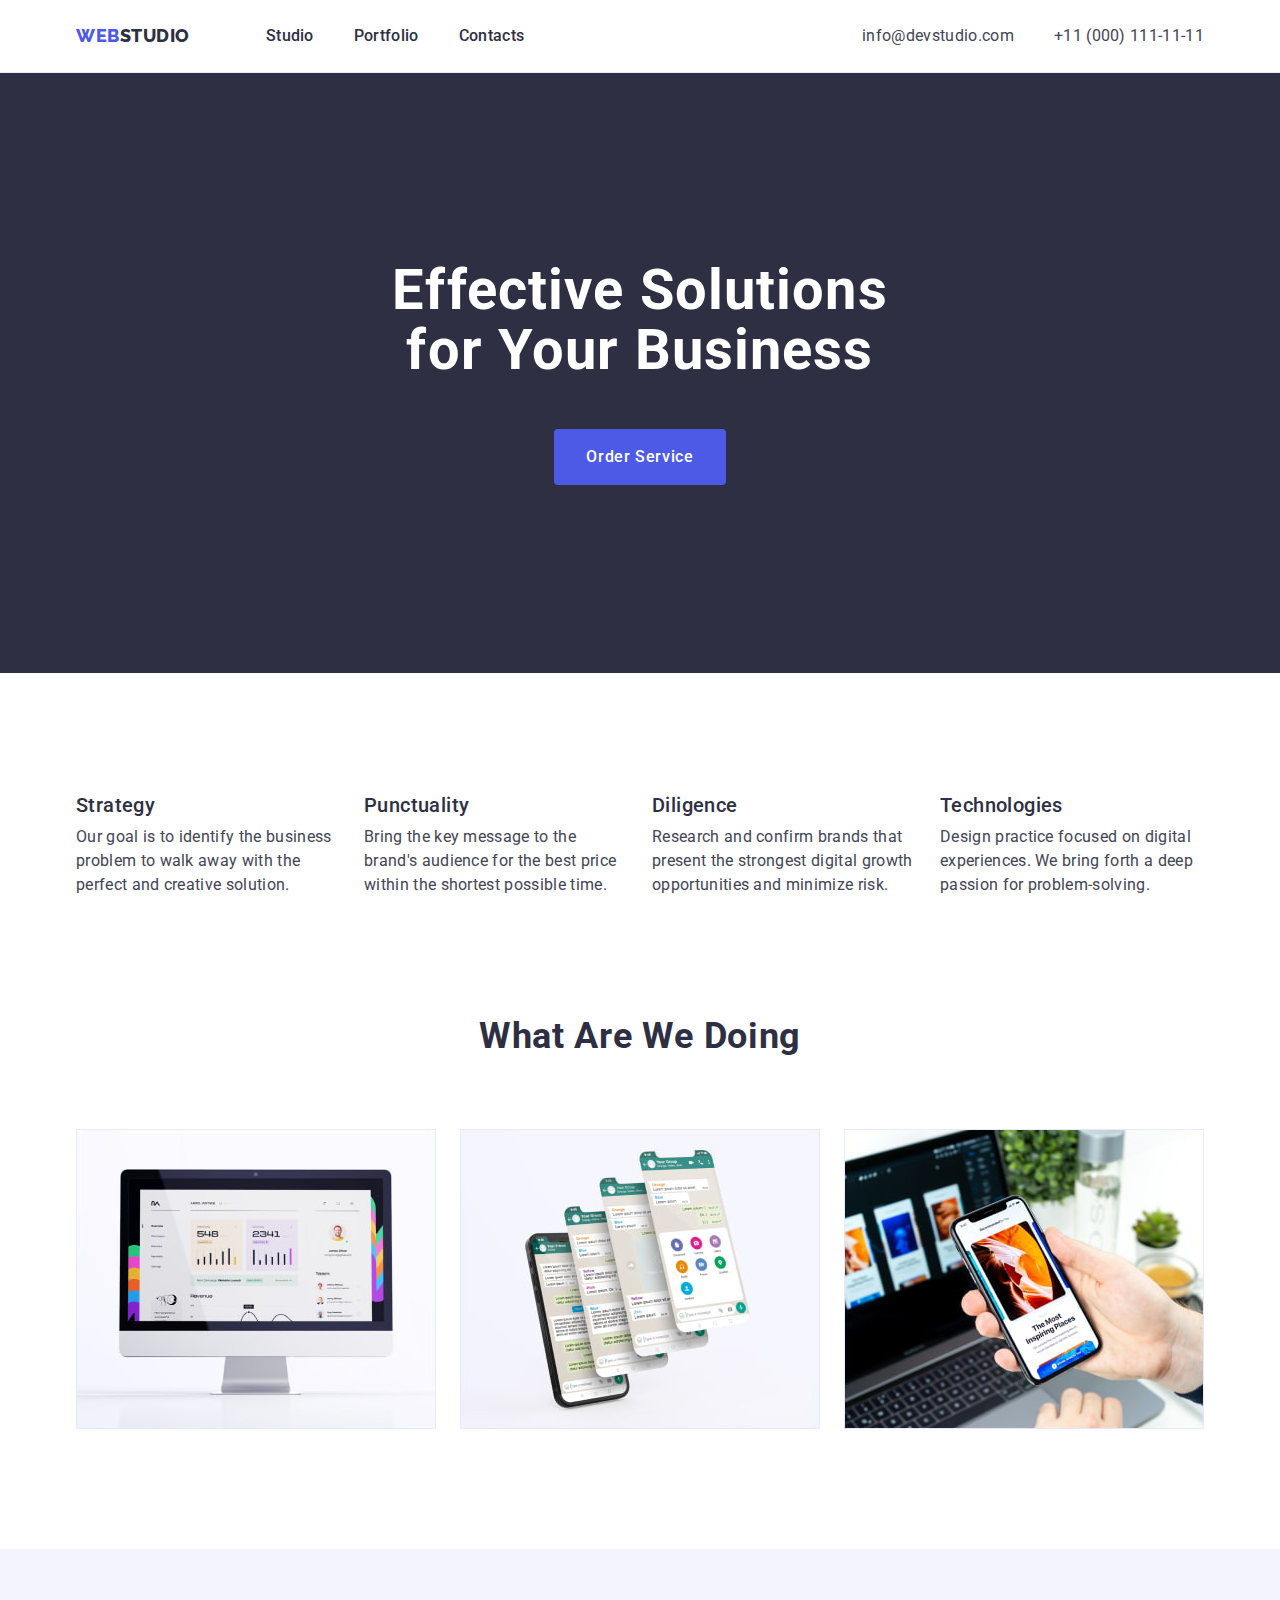
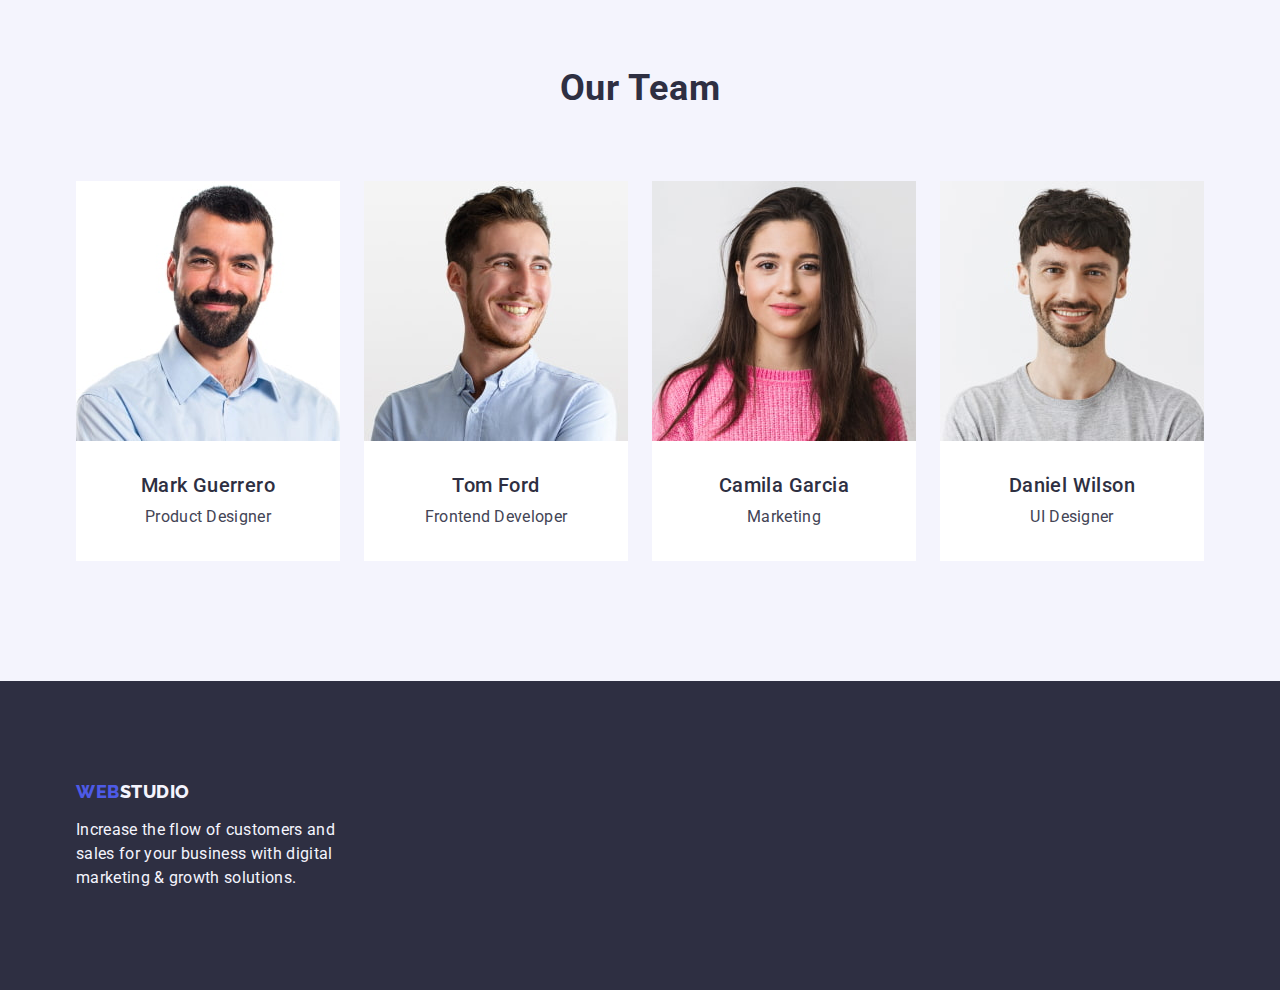
<file: index.html>
<!DOCTYPE html>
<html lang="en">
  <head>
    <meta charset="UTF-8" />
    <meta http-equiv="X-UA-Compatible" content="IE=edge" />
    <meta name="viewport" content="width=device-width, initial-scale=1.0" />
    <title>Document</title>
    <link rel="preconnect" href="https://fonts.googleapis.com" />
    <link rel="preconnect" href="https://fonts.gstatic.com" crossorigin />

    <link
      href="https://fonts.googleapis.com/css2?family=Raleway:wght@800&family=Roboto:wght@400;500;700;900&display=swap"
      rel="stylesheet"
    />
    <link
      rel="stylesheet"
      href="https://cdn.jsdelivr.net/npm/modern-normalize@1.1.0/modern-normalize.min.css"
    />

    <link rel="stylesheet" href="./css/styles.css" />
  </head>
  <body>
    <!-- HEADER -->

    <header class="header-border">
      <div class="container page-header">
        <nav class="logo-nav">
          <a href="./index.html" class="logo link"
            >Web<span class="logo-name">Studio</span></a
          >
          <ul class="main-nav list">
            <li class="main-nav-item">
              <a href="./index.html" class="main-nav-link link">Studio</a>
            </li>
            <li class="main-nav-item">
              <a href="./portfolio.html" class="main-nav-link link"
                >Portfolio</a
              >
            </li>
            <li class="main-nav-item">
              <a href="" class="main-nav-link link">Contacts</a>
            </li>
          </ul>
        </nav>
        <address class="address">
          <ul class="contacts list">
            <li class="contact-item">
              <a href="mailto:info@devstudio.com" class="contact-link link"
                >info@devstudio.com</a
              >
            </li>
            <li class="contact-item">
              <a href="tel:+110001111111" class="contact-link link"
                >+11 (000) 111-11-11</a
              >
            </li>
          </ul>
        </address>
      </div>
    </header>

    <!-- UNIQUE SECTION-->
    <main>
      <!-- HERO SECTION -->

      <section class="hero-section">
        <div class="container hero-content">
          <h1 class="hero-title">Effective Solutions for Your Business</h1>

          <button type="button" class="btn hero-button">Order Service</button>
        </div>
      </section>

      <!-- ADVANTAGES -->

      <section class="section">
        <div class="container">
          <h2 hidden class="title">Our advantages</h2>
          <ul class="advant-list list">
            <li class="advant-list-item">
              <h3 class="subtitle">Strategy</h3>
              <p class="text">
                Our goal is to identify the business problem to walk away with
                the perfect and creative solution.
              </p>
            </li>
            <li class="advant-list-item">
              <h3 class="subtitle">Punctuality</h3>
              <p class="text">
                Bring the key message to the brand's audience for the best price
                within the shortest possible time.
              </p>
            </li>
            <li class="advant-list-item">
              <h3 class="subtitle">Diligence</h3>
              <p class="text">
                Research and confirm brands that present the strongest digital
                growth opportunities and minimize risk.
              </p>
            </li>
            <li class="advant-list-item">
              <h3 class="subtitle">Technologies</h3>
              <p class="text">
                Design practice focused on digital experiences. We bring forth a
                deep passion for problem-solving.
              </p>
            </li>
          </ul>
        </div>
      </section>

      <!--  WHAT ARE WE DOING-->

      <section class="task-section section">
        <div class="container">
          <h2 class="section-title">What are we doing</h2>
          <ul class="task-list list">
            <li class="task-list-item">
              <img
                src="./images/our-task/img-1.jpg"
                alt="computer screen"
                width="360"
                height="300"
              />
            </li>
            <li class="task-list-item">
              <img
                src="./images/our-task/img-2.jpg"
                alt="phone with different screenshots"
                width="360"
                height="300"
              />
            </li>
            <li class="task-list-item">
              <img
                src="./images/our-task/img-3.jpg"
                alt="computer and phone"
                width="360"
                height="300"
              />
            </li>
          </ul>
        </div>
      </section>

      <!-- OUR TEAM-->

      <section class="team-section section">
        <div class="container">
          <h2 class="section-title">Our Team</h2>
          <ul class="team-list list">
            <li class="worker">
              <img
                src="./images/our-team/mark-guerrero.jpg"
                alt="Product Designer Mark Guerrero"
                width="264"
                height="260"
              />
              <div class="worker-card">
                <h3 class="subtitle">Mark Guerrero</h3>
                <p class="text">Product Designer</p>
              </div>
            </li>
            <li class="worker">
              <img
                src="./images/our-team/tom-ford.jpg"
                alt="Frontend Developer Tom Ford"
                width="264"
                height="260"
              />
              <div class="worker-card">
                <h3 class="subtitle">Tom Ford</h3>
                <p class="text">Frontend Developer</p>
              </div>
            </li>
            <li class="worker">
              <img
                src="./images/our-team/camila-garcia.jpg"
                alt="Marketing Camila Garcia"
                width="264"
                height="260"
              />
              <div class="worker-card">
                <h3 class="subtitle">Camila Garcia</h3>
                <p class="text">Marketing</p>
              </div>
            </li>
            <li class="worker">
              <img
                src="./images/our-team/daniel-wilson.jpg"
                alt="UI Designer Daniel Wilson"
                width="264"
                height="260"
              />
              <div class="worker-card">
                <h3 class="subtitle">Daniel Wilson</h3>
                <p class="text">UI Designer</p>
              </div>
            </li>
          </ul>
        </div>
      </section>
    </main>

    <!-- FOOTER -->

    <footer class="footer">
      <div class="container">
        <a href="./index.html" class="logo link logo-footer"
          >Web<span class="logo-name-footer">Studio</span></a
        >
        <p class="logo-slogan">
          Increase the flow of customers and sales for your business with
          digital marketing & growth solutions.
        </p>
      </div>
    </footer>
  </body>
</html>
</file>
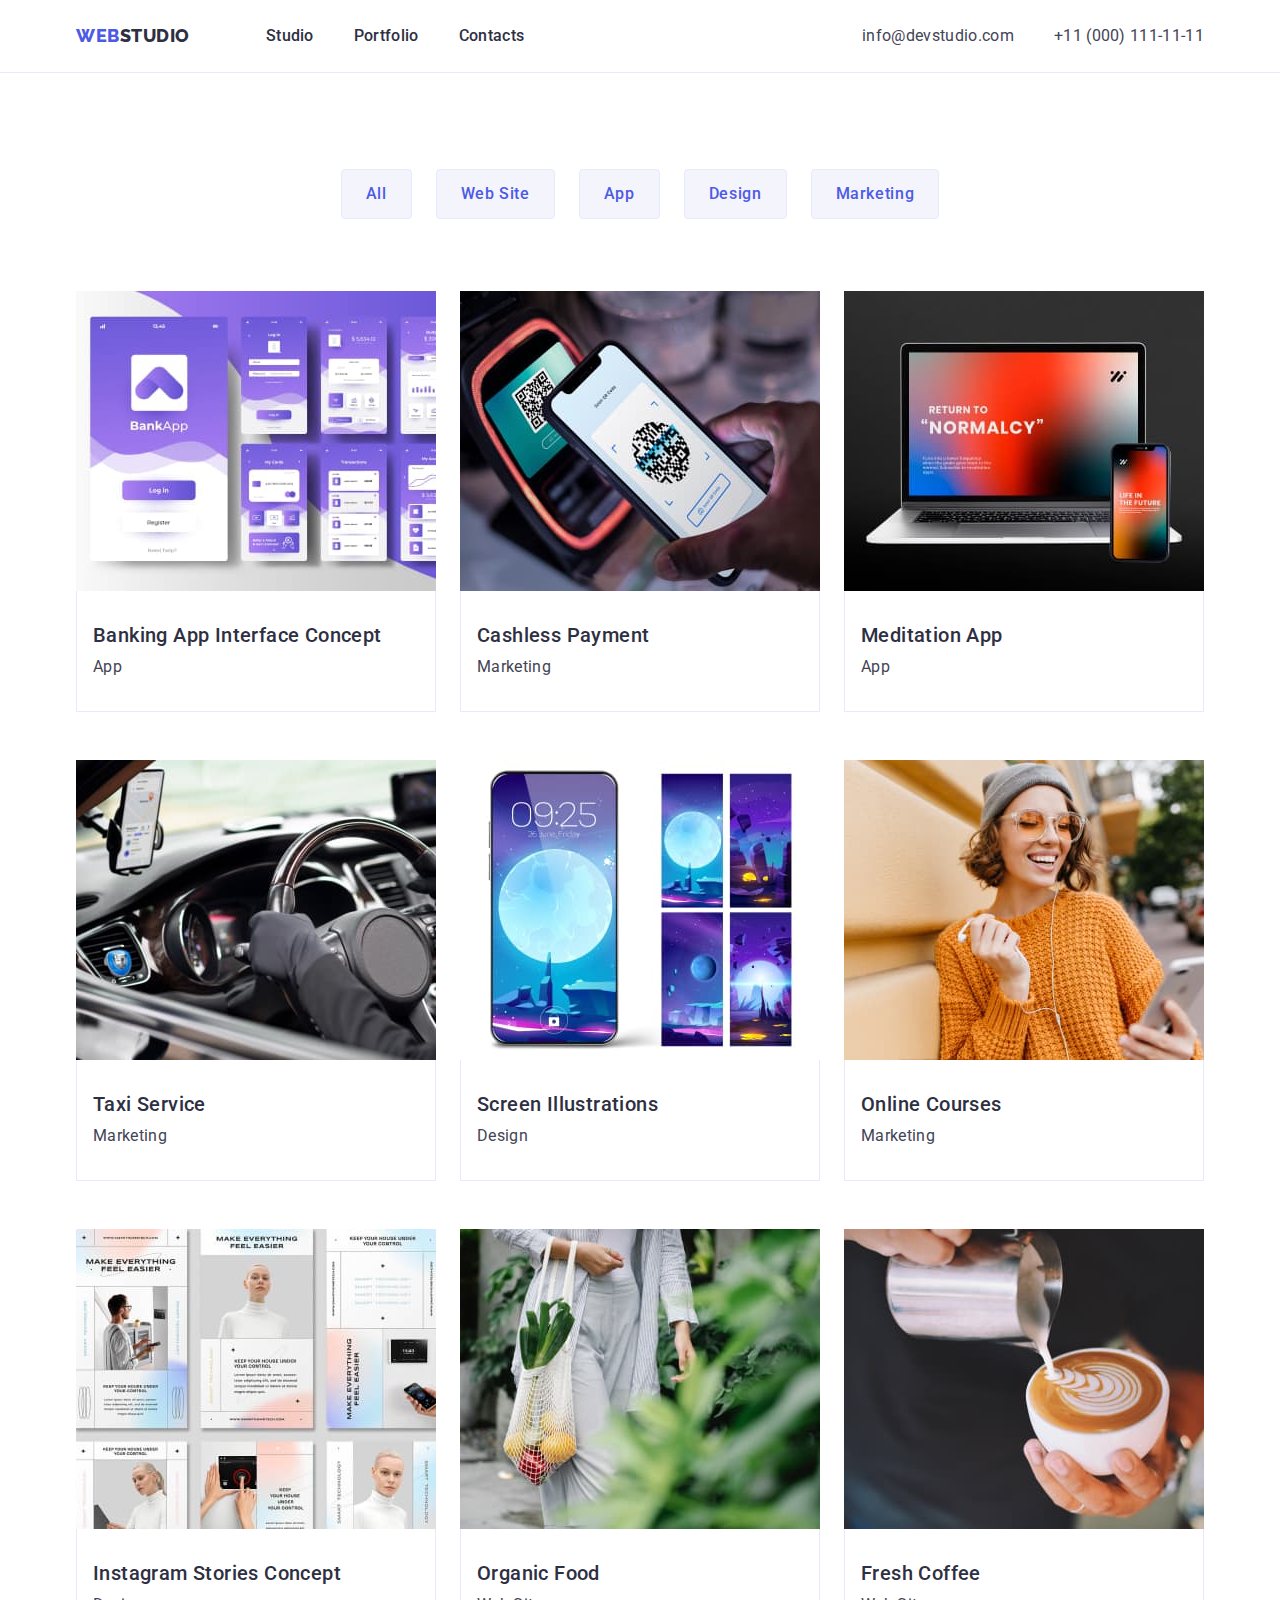
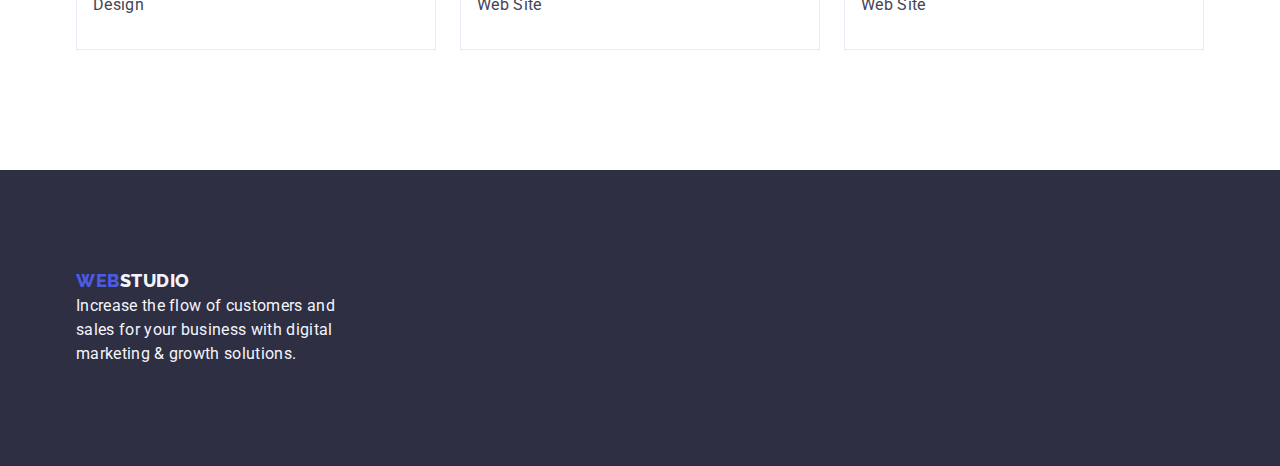
<file: portfolio.html>
<!DOCTYPE html>
<html lang="en">
  <head>
    <meta charset="UTF-8" />
    <meta http-equiv="X-UA-Compatible" content="IE=edge" />
    <meta name="viewport" content="width=device-width, initial-scale=1.0" />
    <title>Document</title>
    <link rel="preconnect" href="https://fonts.googleapis.com" />
    <link rel="preconnect" href="https://fonts.gstatic.com" crossorigin />
    <link
      href="https://fonts.googleapis.com/css2?family=Raleway:wght@800&family=Roboto:wght@400;500;700;900&display=swap"
      rel="stylesheet"
    />
    <link
      rel="stylesheet"
      href="https://cdn.jsdelivr.net/npm/modern-normalize@1.1.0/modern-normalize.min.css"
    />
    <link rel="stylesheet" href="./css/styles.css" />
  </head>
  <body>
    <!-- HEADER -->

    <header class="header-border">
      <div class="container page-header">
        <nav class="logo-nav">
          <a href="./index.html" class="logo link"
            >Web<span class="logo-name">Studio</span></a
          >
          <ul class="main-nav list">
            <li class="main-nav-item">
              <a href="./index.html" class="main-nav-link link">Studio</a>
            </li>
            <li class="main-nav-item">
              <a href="./portfolio.html" class="main-nav-link link"
                >Portfolio</a
              >
            </li>
            <li class="main-nav-item">
              <a href="" class="main-nav-link link">Contacts</a>
            </li>
          </ul>
        </nav>
        <address class="address">
          <ul class="contacts list">
            <li class="contact-item">
              <a href="mailto:info@devstudio.com" class="contact-link link"
                >info@devstudio.com</a
              >
            </li>
            <li class="contact-item">
              <a href="tel:+110001111111" class="contact-link link"
                >+11 (000) 111-11-11</a
              >
            </li>
          </ul>
        </address>
      </div>
    </header>
    <main>
      <!-- PORTFOLIO -->

      <section class="portfolio-section">
        <div class="container">
          <h1 hidden>Portfolio</h1>
          <ul class="filter-btn-list list">
            <li class="filter-btn-item">
              <button type="button" class="btn filter-btn">All</button>
            </li>
            <li class="filter-btn-item">
              <button type="button" class="btn filter-btn">Web Site</button>
            </li>
            <li class="filter-btn-item">
              <button type="button" class="btn filter-btn">App</button>
            </li>
            <li class="filter-btn-item">
              <button type="button" class="btn filter-btn">Design</button>
            </li>
            <li class="filter-btn-item">
              <button type="button" class="btn filter-btn">Marketing</button>
            </li>
          </ul>
          <ul class="project-list list">
            <li class="project-list-item">
              <a href="" class="link">
                <img
                  src="./images/portfolio/banking-app.jpg"
                  alt="Banking App Interface Concept"
                  width="360"
                  height="300"
                />
                <div class="card">
                  <h2 class="subtitle">Banking App Interface Concept</h2>
                  <p class="portfolio-text">App</p>
                </div>
              </a>
            </li>
            <li class="project-list-item">
              <a href="" class="link">
                <img
                  src="./images/portfolio/cashless-payment.jpg"
                  alt="Cashless Payment"
                  width="360"
                  height="300"
                />
                <div class="card">
                  <h2 class="subtitle">Cashless Payment</h2>
                  <p class="portfolio-text">Marketing</p>
                </div>
              </a>
            </li>
            <li class="project-list-item">
              <a href="" class="link">
                <img
                  src="./images/portfolio/meditation-app.jpg"
                  alt="Meditation App"
                  width="360"
                  height="300"
                />
                <div class="card">
                  <h2 class="subtitle">Meditation App</h2>
                  <p class="portfolio-text">App</p>
                </div>
              </a>
            </li>
            <li class="project-list-item">
              <a href="" class="link">
                <img
                  src="./images/portfolio/taxi-service.jpg"
                  alt="Taxi Service"
                  width="360"
                  height="300"
                />
                <div class="card">
                  <h2 class="subtitle">Taxi Service</h2>
                  <p class="portfolio-text">Marketing</p>
                </div>
              </a>
            </li>
            <li class="project-list-item">
              <a href="" class="link">
                <img
                  src="./images/portfolio/screen-illustration.jpg"
                  alt="Screen Illustrations"
                  width="360"
                  height="300"
                />
                <div class="card">
                  <h2 class="subtitle">Screen Illustrations</h2>
                  <p class="portfolio-text">Design</p>
                </div>
              </a>
            </li>
            <li class="project-list-item">
              <a href="" class="link">
                <img
                  src="./images/portfolio/online-courses.jpg"
                  alt="Online Courses"
                  width="360"
                  height="300"
                />
                <div class="card">
                  <h2 class="subtitle">Online Courses</h2>
                  <p class="portfolio-text">Marketing</p>
                </div>
              </a>
            </li>
            <li class="project-list-item">
              <a href="" class="link">
                <img
                  src="./images/portfolio/insta-concept.jpg"
                  alt="Instagram Stories Concept"
                  width="360"
                  height="300"
                />
                <div class="card">
                  <h2 class="subtitle">Instagram Stories Concept</h2>
                  <p class="portfolio-text">Design</p>
                </div>
              </a>
            </li>
            <li class="project-list-item">
              <a href="" class="link">
                <img
                  src="./images/portfolio/organic-food.jpg"
                  alt="Organic Food"
                  width="360"
                  height="300"
                />
                <div class="card">
                  <h2 class="subtitle">Organic Food</h2>
                  <p class="portfolio-text">Web Site</p>
                </div>
              </a>
            </li>
            <li class="project-list-item">
              <a href="" class="link">
                <img
                  src="./images/portfolio/fresh-coffee.jpg"
                  alt="Fresh Coffee"
                  width="360"
                  height="300"
                />
                <div class="card">
                  <h2 class="subtitle">Fresh Coffee</h2>
                  <p class="portfolio-text">Web Site</p>
                </div>
              </a>
            </li>
          </ul>
        </div>
      </section>
    </main>

    <!-- FOOTER-->

    <footer class="footer">
      <div class="container">
        <a href="./index.html" class="logo link"
          >Web<span class="logo-name-footer">Studio</span></a
        >
        <p class="logo-slogan">
          Increase the flow of customers and sales for your business with
          digital marketing & growth solutions.
        </p>
      </div>
    </footer>
  </body>
</html>
</file>
<file: css/styles.css>
/* BASE STYLES */

:root {
  --main-text-color: #434455;
  --title-bg-color: #2e2f42;
  --primary-brand: #4d5ae5;
  --white-color: #ffffff;
  --light-mode-cloud: #f4f4fd;
  --light-bg: #e7e9fc;
  --cta-color: #404bbf;
}

body {
  font-family: "Roboto", sans-serif;
  font-weight: 400;
  font-size: 16px;
  line-height: 1.5;
  letter-spacing: 0.02em;
  color: var(--main-text-color);
  background-color: var(--white-color);
}

.link {
  text-decoration: none;
}

.list {
  list-style: none;
  margin: 0;
  padding-left: 0;
}

.container {
  max-width: 1158px;
  padding-right: 15px;
  padding-left: 15px;
  margin: 0 auto;
}

p {
  margin: 0px;
}

img {
  display: block;
}

/* LOGO */

.logo {
  margin-right: 76px;

  font-family: "Raleway", sans-serif;
  font-weight: 800;
  font-size: 18px;
  line-height: 1.17;
  letter-spacing: 0.03em;
  text-transform: uppercase;
  color: var(--primary-brand);
}
.logo-name {
  color: var(--title-bg-color);
}
.logo-name-footer {
  color: var(--light-mode-cloud);
}
.logo-slogan {
  color: var(--light-mode-cloud);
}

/* BUTTON */

.btn {
  font-family: "Roboto", sans-serif;
  font-size: inherit;
  line-height: inherit;
  font-weight: 500;
  letter-spacing: 0.04em;
  cursor: pointer;
}
.hero-button {
  padding: 16px 32px;
  border-radius: 4px;
  min-width: 169px;
  height: 56px;
  border: none;

  background-color: var(--primary-brand);
  color: var(--white-color);
}
.hero-button:hover,
.hero-button:focus {
  background-color: var(--cta-color);
}

.filter-btn {
  padding: 12px 24px;

  border: 1px solid #e7e9fc;
  border-radius: 4px;

  background-color: var(--light-mode-cloud);
  color: var(--primary-brand);
}

.filter-btn:hover,
.filter-btn:focus {
  background-color: var(--cta-color);
  color: var(--white-color);
  border: 1px solid transparent;
}

/* MAIN NAVIGATION */
.header-border {
  border-bottom: 1px solid #e7e9fc;
}
.page-header {
  display: flex;
  justify-content: space-between;
  align-items: center;
}

.logo-nav {
  display: flex;
  align-items: center;
}
.main-nav {
  display: flex;

  font-weight: 500;
}

.main-nav-item:not(:last-child),
.contact-item:not(:last-child) {
  margin-right: 40px;
}
.main-nav-link {
  color: var(--title-bg-color);
  padding-top: 24px;
  padding-bottom: 24px;
  display: inline-block;
}

.logo-nav .logo {
  display: inline-block;
  padding-top: 24px;
  padding-bottom: 24px;
}

.main-nav-link:hover,
.main-nav-link:focus {
  color: var(--cta-color);
}

.address {
  font-style: normal;
}

.contacts {
  display: flex;
}

.contact-link {
  color: inherit;
}
.contact-link:hover,
.contact-link:focus {
  color: var(--cta-color);
}

/* HERO SECTION */

.hero-section {
  background-color: var(--title-bg-color);
  padding-top: 188px;
  padding-bottom: 188px;
}

.hero-content {
  display: flex;
  flex-direction: column;
  justify-content: center;
  align-items: center;
}
.hero-title {
  margin-top: 0;
  margin-bottom: 48px;
  max-width: 496px;

  font-weight: 700;
  font-size: 56px;
  line-height: 1.07;
  letter-spacing: 0.02em;
  text-align: center;
  color: var(--white-color);
}

/* SECTION - BASICS*/

.section {
  padding-top: 120px;
  padding-bottom: 120px;
}

.section-title {
  margin-top: 0;
  margin-bottom: 72px;

  font-weight: 700;
  font-size: 36px;
  line-height: 1.11;
  letter-spacing: 0.02em;
  text-align: center;
  text-transform: capitalize;
  color: var(--title-bg-color);
}
.subtitle {
  margin-top: 0px;
  margin-bottom: 8px;

  font-weight: 500;
  font-size: 20px;
  line-height: 1.2;
  letter-spacing: 0.02em;
  color: var(--title-bg-color);
}

/* ADVANTAGES - SECTION */

.advant-list {
  display: flex;
}
.advant-list-item {
  flex-basis: calc((100% - 72px) / 4);
  margin-right: 24px;
}
.advant-list-item:nth-child(4n + 4) {
  margin-right: 0px;
}

/* WHAT ARE WE DOING - SECTION */

.task-section {
  padding-top: 0px;
}
.task-list {
  display: flex;
}

.task-list-item {
  margin-right: 24px;
}
.task-list-item:nth-child(3n + 3) {
  margin-right: 0px;
}

/* TEAM - SECTION */

.team-section {
  background-color: var(--light-mode-cloud);
}

.team-list {
  display: flex;
  justify-content: center;
}
.worker {
  margin-right: 24px;
  border-radius: 0px 0px 4px 4px;
}
.worker:nth-child(4n + 4) {
  margin-right: 0;
}

.worker-card {
  padding: 32px 16px;
  text-align: center;
  background-color: var(--white-color);
}

/* FOOTER */

.footer {
  background-color: var(--title-bg-color);
  padding-top: 100px;
  padding-bottom: 100px;
}
.logo-slogan {
  max-width: 264px;
}

.logo-footer {
  margin-bottom: 16px;
  display: inline-block;
}

/* PORTFOLIO - SECTION */

.portfolio-section {
  padding-top: 96px;
  padding-bottom: 120px;
}

.filter-btn-list {
  display: flex;
  justify-content: center;
  margin-bottom: 72px;
}

.filter-btn-item:not(:last-child) {
  margin-right: 24px;
}
.project-list {
  display: flex;
  flex-wrap: wrap;
}

.project-list-item {
  flex-basis: calc((100% - 48px) / 3);
  margin-right: 24px;
  margin-bottom: 48px;
}

.project-list-item:nth-child(3n) {
  margin-right: 0px;
}
.project-list-item:nth-last-child(-n + 3) {
  margin-bottom: 0px;
}

.portfolio-text {
  color: var(--main-text-color);
}

.card {
  padding: 32px 16px;
  border: 1px solid #e7e9fc;
  border-top: transparent;
}
</file>
